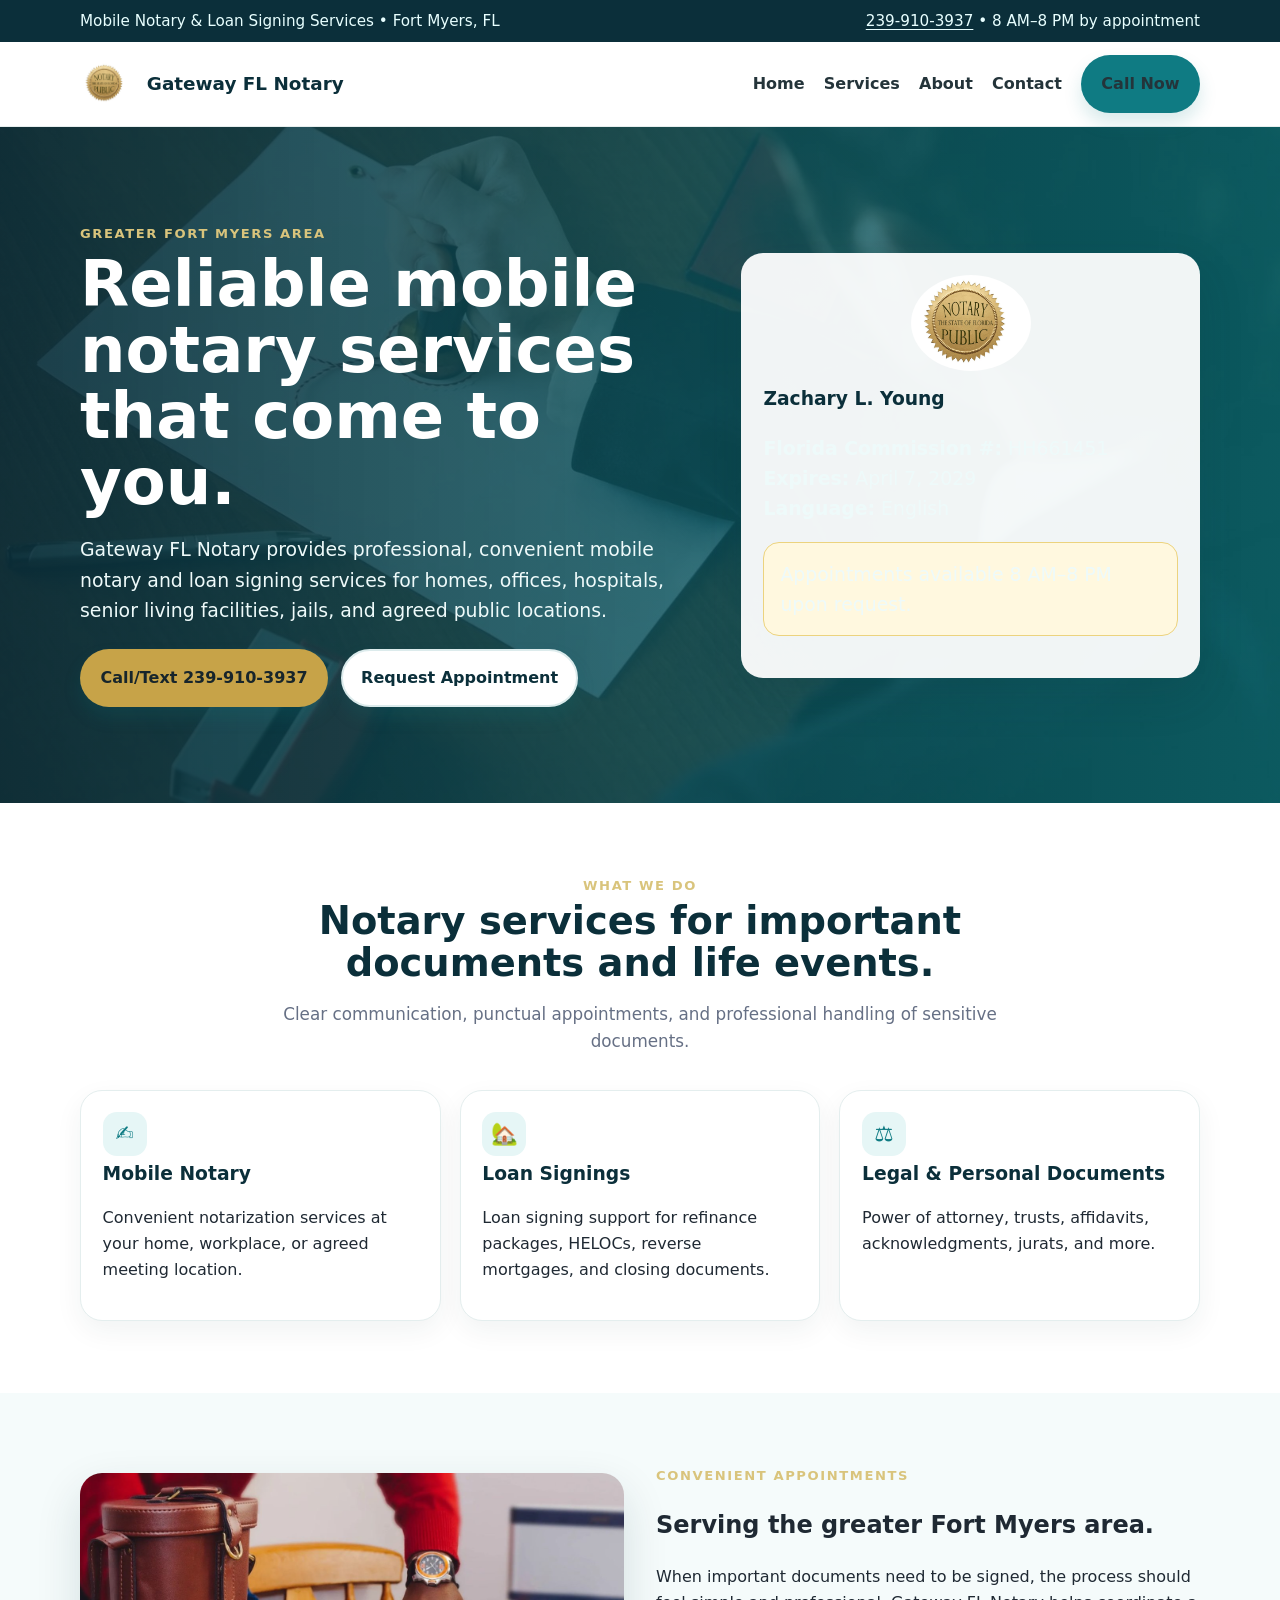
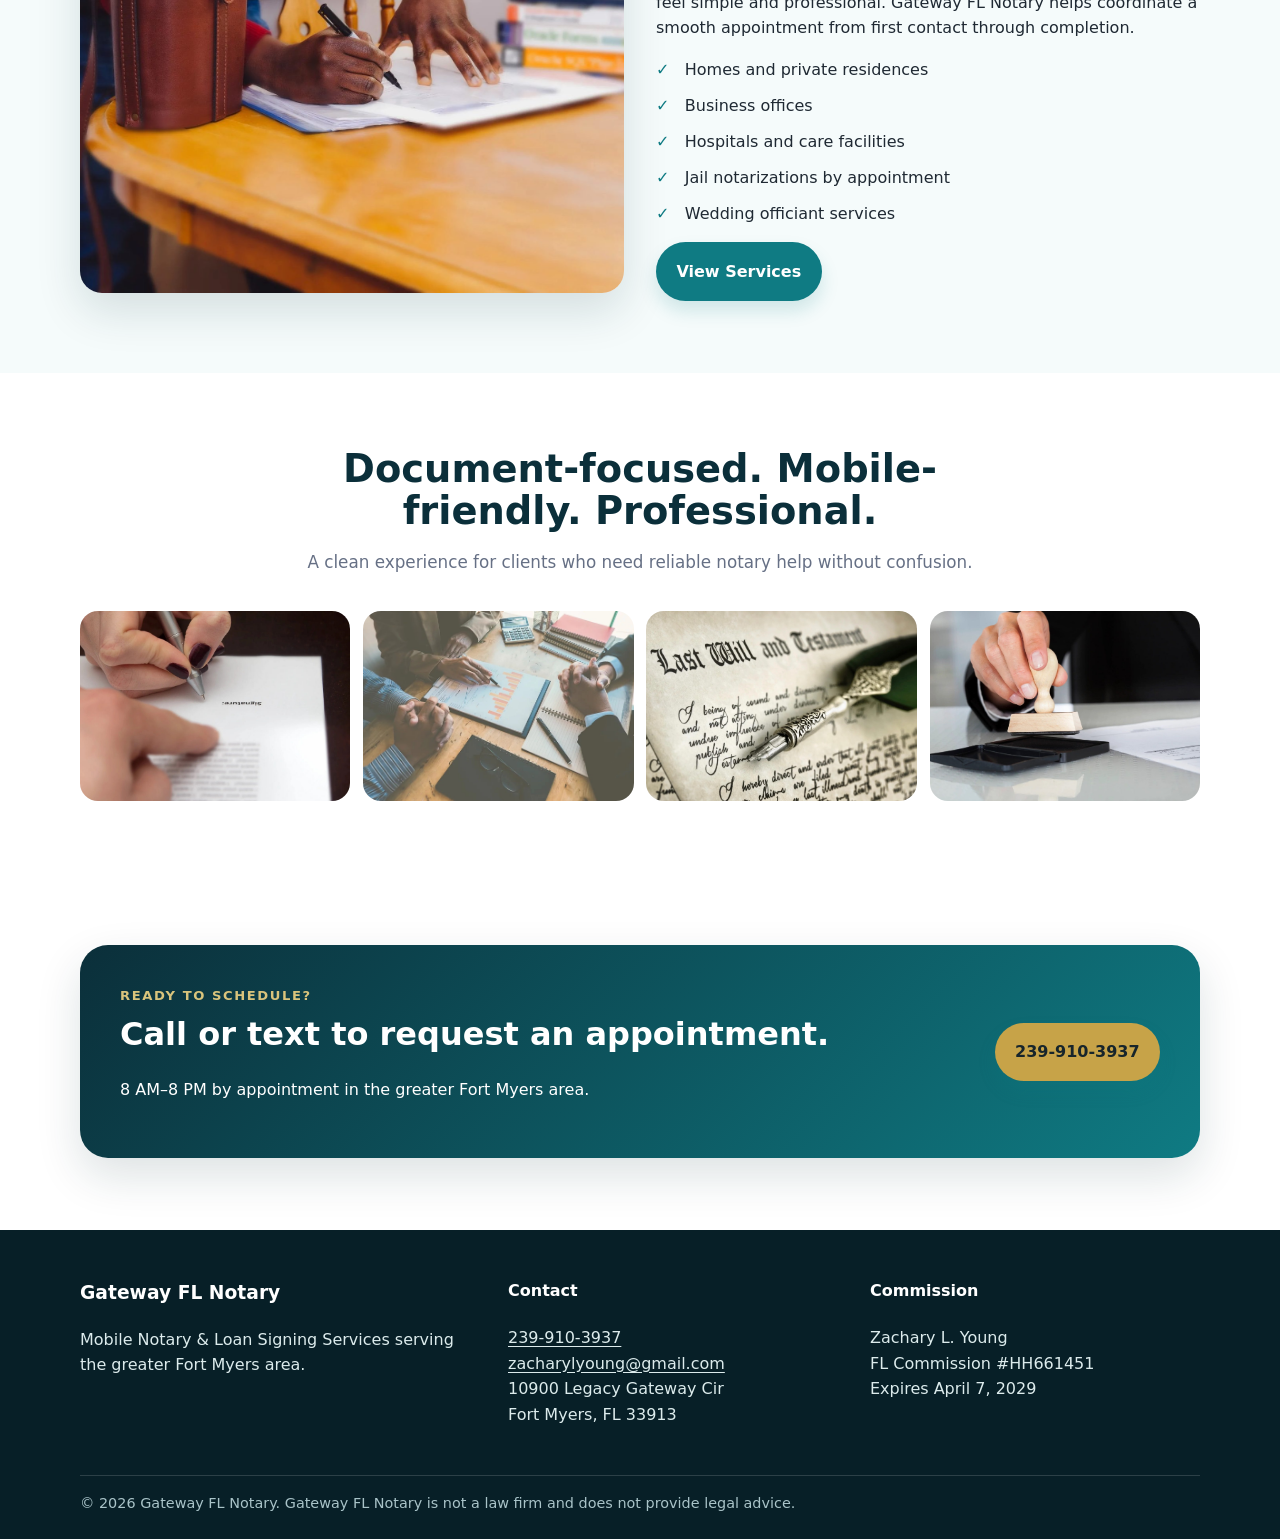
<file: index.html>
<!doctype html>
<html lang="en">
<head>
  <meta charset="utf-8">
  <meta name="viewport" content="width=device-width, initial-scale=1">
  <title>Gateway FL Notary | Mobile Notary & Loan Signing Services in Fort Myers</title>
  <meta name="description" content="Gateway FL Notary provides mobile notary and loan signing services in the greater Fort Myers, Florida area. Call 239-910-3937 for appointments.">
  <link rel="stylesheet" href="css/style.css">
</head>
<body>
  <div class="topbar"><div class="container"><span>Mobile Notary & Loan Signing Services • Fort Myers, FL</span><span><a href="tel:2399103937">239-910-3937</a> • 8 AM–8 PM by appointment</span></div></div>
  <header class="header"><div class="container nav"><a class="brand" href="index.html"><img src="images/notary-logo.jpg" alt="Florida Notary Public seal"><span>Gateway FL Notary</span></a><button class="menu-toggle" aria-label="Open menu">☰</button><nav class="menu"><a href="index.html">Home</a><a href="services.html">Services</a><a href="about.html">About</a><a href="contact.html">Contact</a><a class="btn btn-primary" href="tel:2399103937">Call Now</a></nav></div></header>

  <main>
    <section class="hero"><div class="container hero-grid"><div><div class="eyebrow">Greater Fort Myers Area</div><h1>Reliable mobile notary services that come to you.</h1><p>Gateway FL Notary provides professional, convenient mobile notary and loan signing services for homes, offices, hospitals, senior living facilities, jails, and agreed public locations.</p><div class="hero-actions"><a class="btn btn-gold" href="tel:2399103937">Call/Text 239-910-3937</a><a class="btn btn-secondary" href="contact.html">Request Appointment</a></div></div><aside class="hero-card"><img src="images/notary-logo.jpg" alt="Notary seal"><h3>Zachary L. Young</h3><p><strong>Florida Commission #:</strong> HH661451<br><strong>Expires:</strong> April 7, 2029<br><strong>Language:</strong> English</p><p class="notice">Appointments available 8 AM–8 PM upon request.</p></aside></div></section>

    <section class="section"><div class="container"><div class="section-title"><div class="eyebrow">What We Do</div><h2>Notary services for important documents and life events.</h2><p>Clear communication, punctual appointments, and professional handling of sensitive documents.</p></div><div class="cards"><article class="card"><div class="icon">✍</div><h3>Mobile Notary</h3><p>Convenient notarization services at your home, workplace, or agreed meeting location.</p></article><article class="card"><div class="icon">🏡</div><h3>Loan Signings</h3><p>Loan signing support for refinance packages, HELOCs, reverse mortgages, and closing documents.</p></article><article class="card"><div class="icon">⚖</div><h3>Legal & Personal Documents</h3><p>Power of attorney, trusts, affidavits, acknowledgments, jurats, and more.</p></article></div></div></section>

    <section class="section alt"><div class="container split"><div><img src="images/mobile-notary-signing.jpg" alt="Mobile notary appointment with documents"></div><div><div class="eyebrow">Convenient Appointments</div><h2>Serving the greater Fort Myers area.</h2><p>When important documents need to be signed, the process should feel simple and professional. Gateway FL Notary helps coordinate a smooth appointment from first contact through completion.</p><ul class="checklist"><li>Homes and private residences</li><li>Business offices</li><li>Hospitals and care facilities</li><li>Jail notarizations by appointment</li><li>Wedding officiant services</li></ul><a class="btn btn-primary" href="services.html">View Services</a></div></div></section>

    <section class="section"><div class="container"><div class="section-title"><h2>Document-focused. Mobile-friendly. Professional.</h2><p>A clean experience for clients who need reliable notary help without confusion.</p></div><div class="gallery"><img src="images/signature-closeup.jpg" alt="Signing a document"><img src="images/loan-signing-meeting.jpg" alt="Loan signing meeting"><img src="images/last-will-testament.jpg" alt="Will and testament document"><img src="images/stamp-closeup.jpg" alt="Notary stamp closeup"></div></div></section>

    <section class="section"><div class="container"><div class="cta"><div><div class="eyebrow">Ready to Schedule?</div><h2>Call or text to request an appointment.</h2><p>8 AM–8 PM by appointment in the greater Fort Myers area.</p></div><a class="btn btn-gold" href="tel:2399103937">239-910-3937</a></div></div></section>
  </main>
  <footer class="footer"><div class="container footer-grid"><div><h3>Gateway FL Notary</h3><p>Mobile Notary & Loan Signing Services serving the greater Fort Myers area.</p></div><div><h4>Contact</h4><p><a href="tel:2399103937">239-910-3937</a><br><a href="mailto:zacharylyoung@gmail.com">zacharylyoung@gmail.com</a><br>10900 Legacy Gateway Cir<br>Fort Myers, FL 33913</p></div><div><h4>Commission</h4><p>Zachary L. Young<br>FL Commission #HH661451<br>Expires April 7, 2029</p></div></div><div class="container fine">© <span id="year"></span> Gateway FL Notary. Gateway FL Notary is not a law firm and does not provide legal advice.</div></footer>
  <script src="js/script.js"></script>
</body>
</html>
</file>
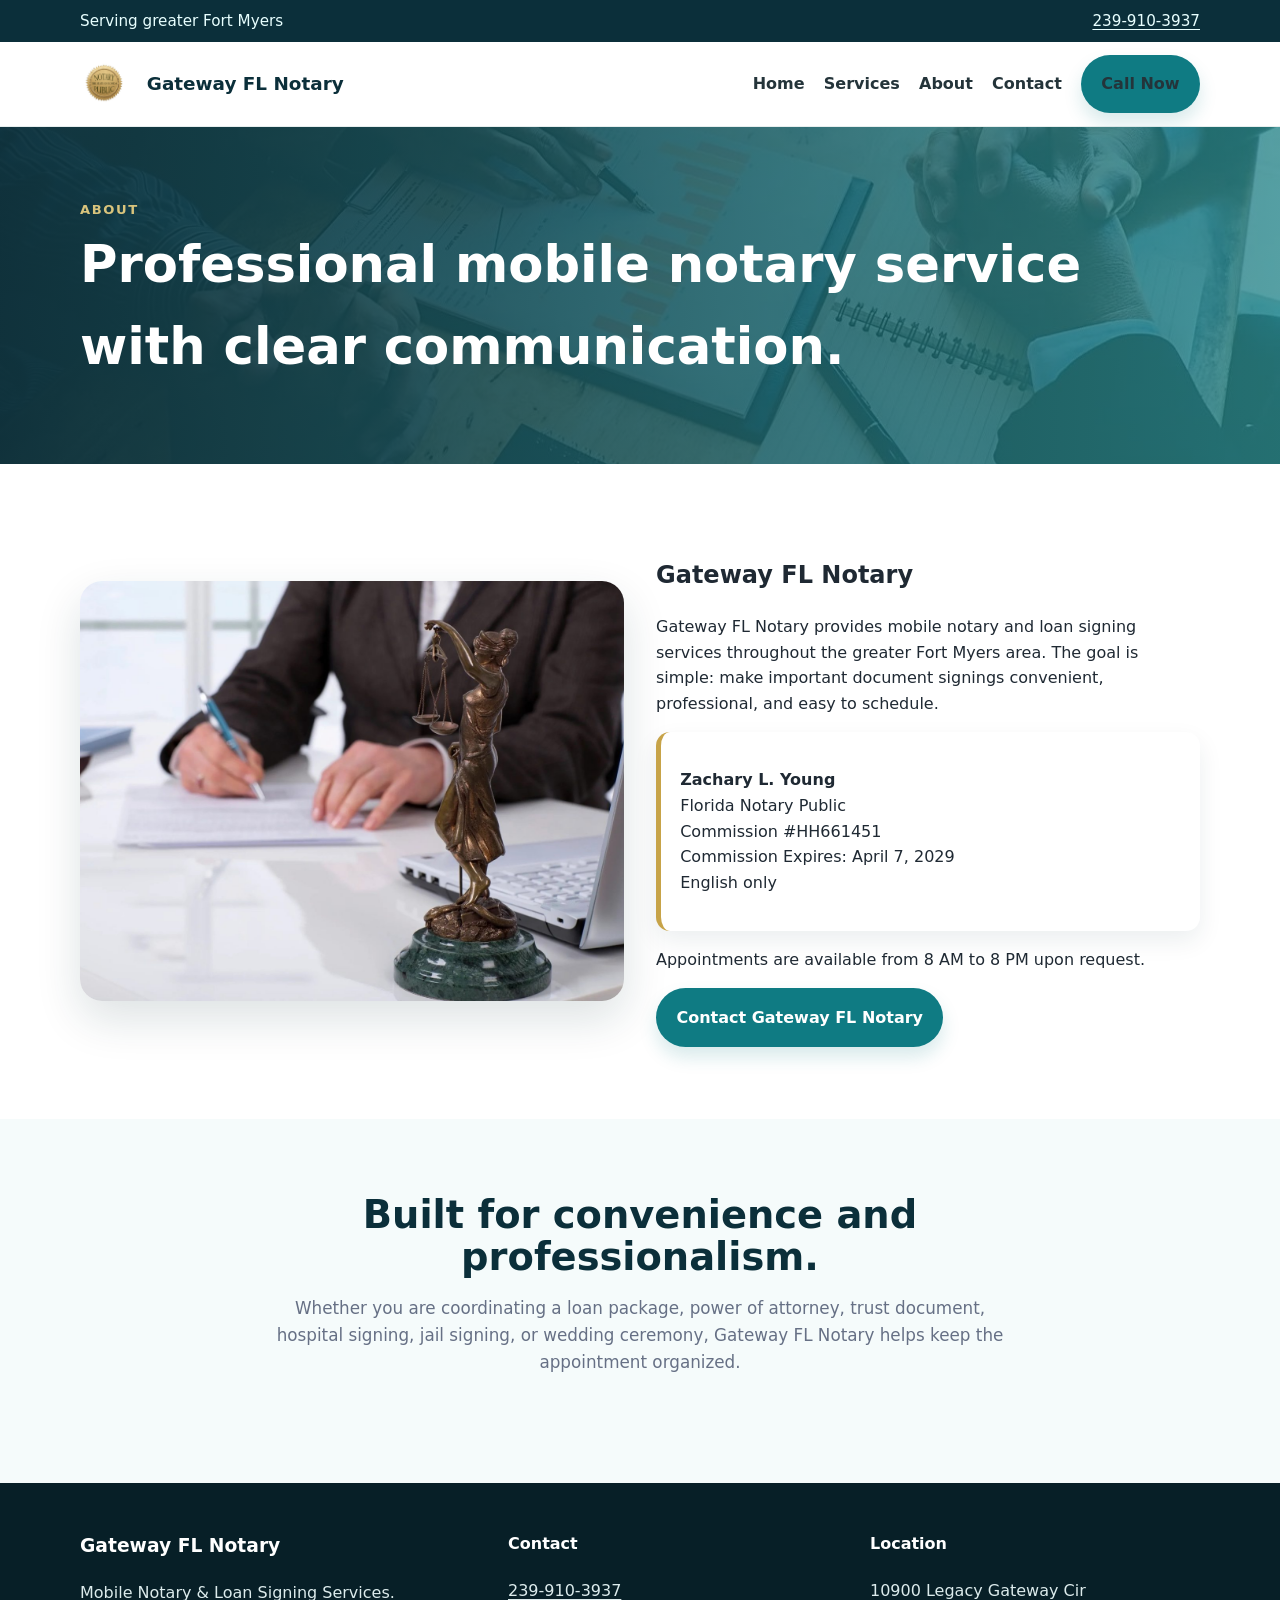
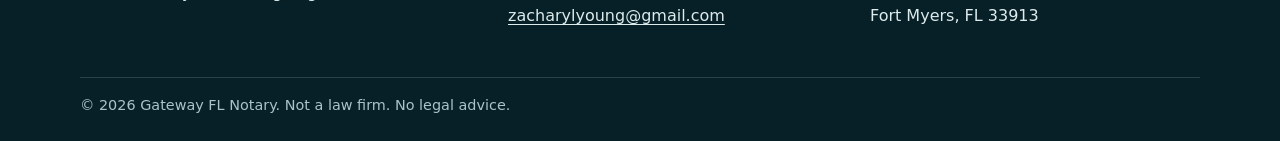
<file: about.html>
<!doctype html><html lang="en"><head><meta charset="utf-8"><meta name="viewport" content="width=device-width, initial-scale=1"><title>About | Gateway FL Notary</title><meta name="description" content="Gateway FL Notary is operated by Zachary L. Young, Florida Notary Public Commission #HH661451."><link rel="stylesheet" href="css/style.css"></head><body>
<div class="topbar"><div class="container"><span>Serving greater Fort Myers</span><span><a href="tel:2399103937">239-910-3937</a></span></div></div><header class="header"><div class="container nav"><a class="brand" href="index.html"><img src="images/notary-logo.jpg" alt="Florida Notary Public seal"><span>Gateway FL Notary</span></a><button class="menu-toggle" aria-label="Open menu">☰</button><nav class="menu"><a href="index.html">Home</a><a href="services.html">Services</a><a href="about.html">About</a><a href="contact.html">Contact</a><a class="btn btn-primary" href="tel:2399103937">Call Now</a></nav></div></header>
<section class="page-hero"><div class="container"><div class="eyebrow">About</div><h1>Professional mobile notary service with clear communication.</h1></div></section>
<main><section class="section"><div class="container split"><div><img src="images/legal-desk.jpg" alt="Legal desk with documents"></div><div><h2>Gateway FL Notary</h2><p>Gateway FL Notary provides mobile notary and loan signing services throughout the greater Fort Myers area. The goal is simple: make important document signings convenient, professional, and easy to schedule.</p><div class="info-box"><p><strong>Zachary L. Young</strong><br>Florida Notary Public<br>Commission #HH661451<br>Commission Expires: April 7, 2029<br>English only</p></div><p>Appointments are available from 8 AM to 8 PM upon request.</p><a class="btn btn-primary" href="contact.html">Contact Gateway FL Notary</a></div></div></section><section class="section alt"><div class="container"><div class="section-title"><h2>Built for convenience and professionalism.</h2><p>Whether you are coordinating a loan package, power of attorney, trust document, hospital signing, jail signing, or wedding ceremony, Gateway FL Notary helps keep the appointment organized.</p></div></div></section></main>
<footer class="footer"><div class="container footer-grid"><div><h3>Gateway FL Notary</h3><p>Mobile Notary & Loan Signing Services.</p></div><div><h4>Contact</h4><p><a href="tel:2399103937">239-910-3937</a><br><a href="mailto:zacharylyoung@gmail.com">zacharylyoung@gmail.com</a></p></div><div><h4>Location</h4><p>10900 Legacy Gateway Cir<br>Fort Myers, FL 33913</p></div></div><div class="container fine">© <span id="year"></span> Gateway FL Notary. Not a law firm. No legal advice.</div></footer><script src="js/script.js"></script></body></html>
</file>
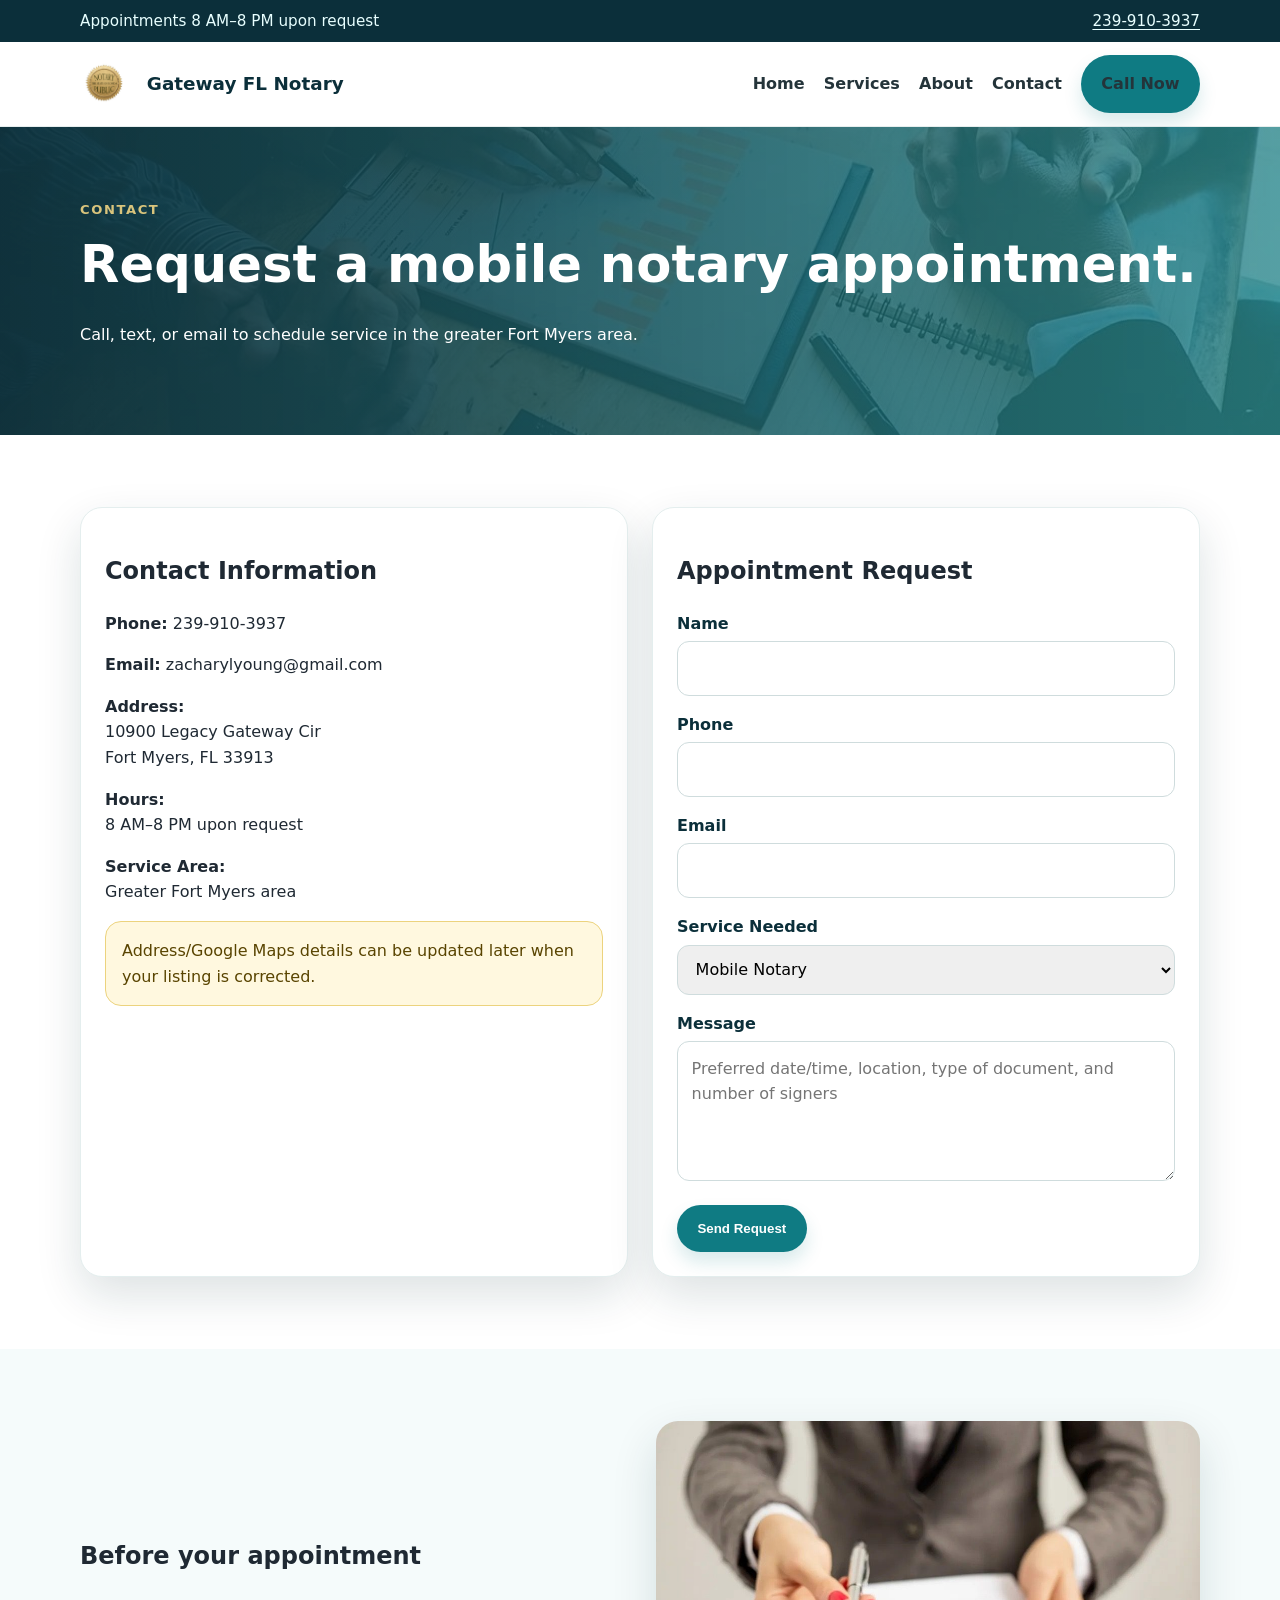
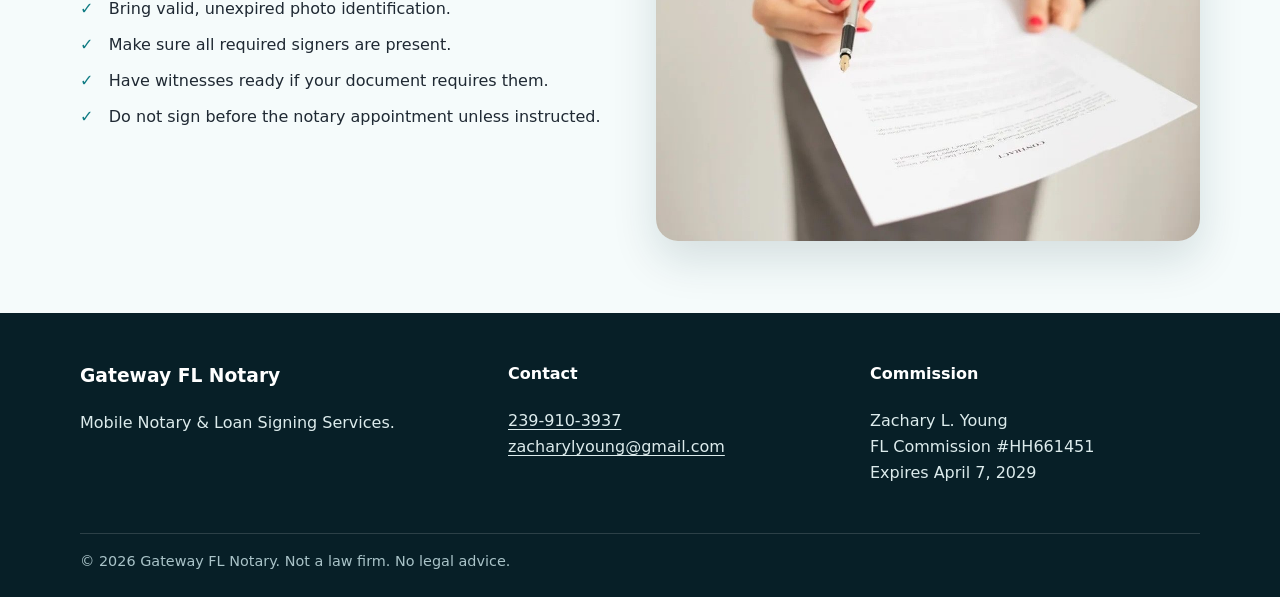
<file: contact.html>
<!doctype html><html lang="en"><head><meta charset="utf-8"><meta name="viewport" content="width=device-width, initial-scale=1"><title>Contact | Gateway FL Notary</title><meta name="description" content="Contact Gateway FL Notary for mobile notary and loan signing appointments in Fort Myers, Florida."><link rel="stylesheet" href="css/style.css"></head><body>
<div class="topbar"><div class="container"><span>Appointments 8 AM–8 PM upon request</span><span><a href="tel:2399103937">239-910-3937</a></span></div></div><header class="header"><div class="container nav"><a class="brand" href="index.html"><img src="images/notary-logo.jpg" alt="Florida Notary Public seal"><span>Gateway FL Notary</span></a><button class="menu-toggle" aria-label="Open menu">☰</button><nav class="menu"><a href="index.html">Home</a><a href="services.html">Services</a><a href="about.html">About</a><a href="contact.html">Contact</a><a class="btn btn-primary" href="tel:2399103937">Call Now</a></nav></div></header>
<section class="page-hero"><div class="container"><div class="eyebrow">Contact</div><h1>Request a mobile notary appointment.</h1><p>Call, text, or email to schedule service in the greater Fort Myers area.</p></div></section>
<main><section class="section"><div class="container contact-grid"><div class="contact-panel"><h2>Contact Information</h2><p><strong>Phone:</strong> <a href="tel:2399103937">239-910-3937</a></p><p><strong>Email:</strong> <a href="mailto:zacharylyoung@gmail.com">zacharylyoung@gmail.com</a></p><p><strong>Address:</strong><br>10900 Legacy Gateway Cir<br>Fort Myers, FL 33913</p><p><strong>Hours:</strong><br>8 AM–8 PM upon request</p><p><strong>Service Area:</strong><br>Greater Fort Myers area</p><p class="notice">Address/Google Maps details can be updated later when your listing is corrected.</p></div><div class="contact-panel"><h2>Appointment Request</h2><form class="form" action="mailto:zacharylyoung@gmail.com" method="post" enctype="text/plain"><label>Name</label><input name="name" required><label>Phone</label><input name="phone" required><label>Email</label><input name="email" type="email"><label>Service Needed</label><select name="service"><option>Mobile Notary</option><option>Loan Signing</option><option>Refinance Package</option><option>HELOC</option><option>Reverse Mortgage</option><option>Power of Attorney</option><option>Trust Documents</option><option>Hospital Notarization</option><option>Jail Notarization</option><option>Wedding Officiant</option><option>Other</option></select><label>Message</label><textarea name="message" placeholder="Preferred date/time, location, type of document, and number of signers"></textarea><button class="btn btn-primary" type="submit">Send Request</button></form></div></div></section><section class="section alt"><div class="container split"><div><h2>Before your appointment</h2><ul class="checklist"><li>Bring valid, unexpired photo identification.</li><li>Make sure all required signers are present.</li><li>Have witnesses ready if your document requires them.</li><li>Do not sign before the notary appointment unless instructed.</li></ul></div><img src="images/document-handoff.jpg" alt="Document handoff"></div></section></main>
<footer class="footer"><div class="container footer-grid"><div><h3>Gateway FL Notary</h3><p>Mobile Notary & Loan Signing Services.</p></div><div><h4>Contact</h4><p><a href="tel:2399103937">239-910-3937</a><br><a href="mailto:zacharylyoung@gmail.com">zacharylyoung@gmail.com</a></p></div><div><h4>Commission</h4><p>Zachary L. Young<br>FL Commission #HH661451<br>Expires April 7, 2029</p></div></div><div class="container fine">© <span id="year"></span> Gateway FL Notary. Not a law firm. No legal advice.</div></footer><script src="js/script.js"></script></body></html>
</file>
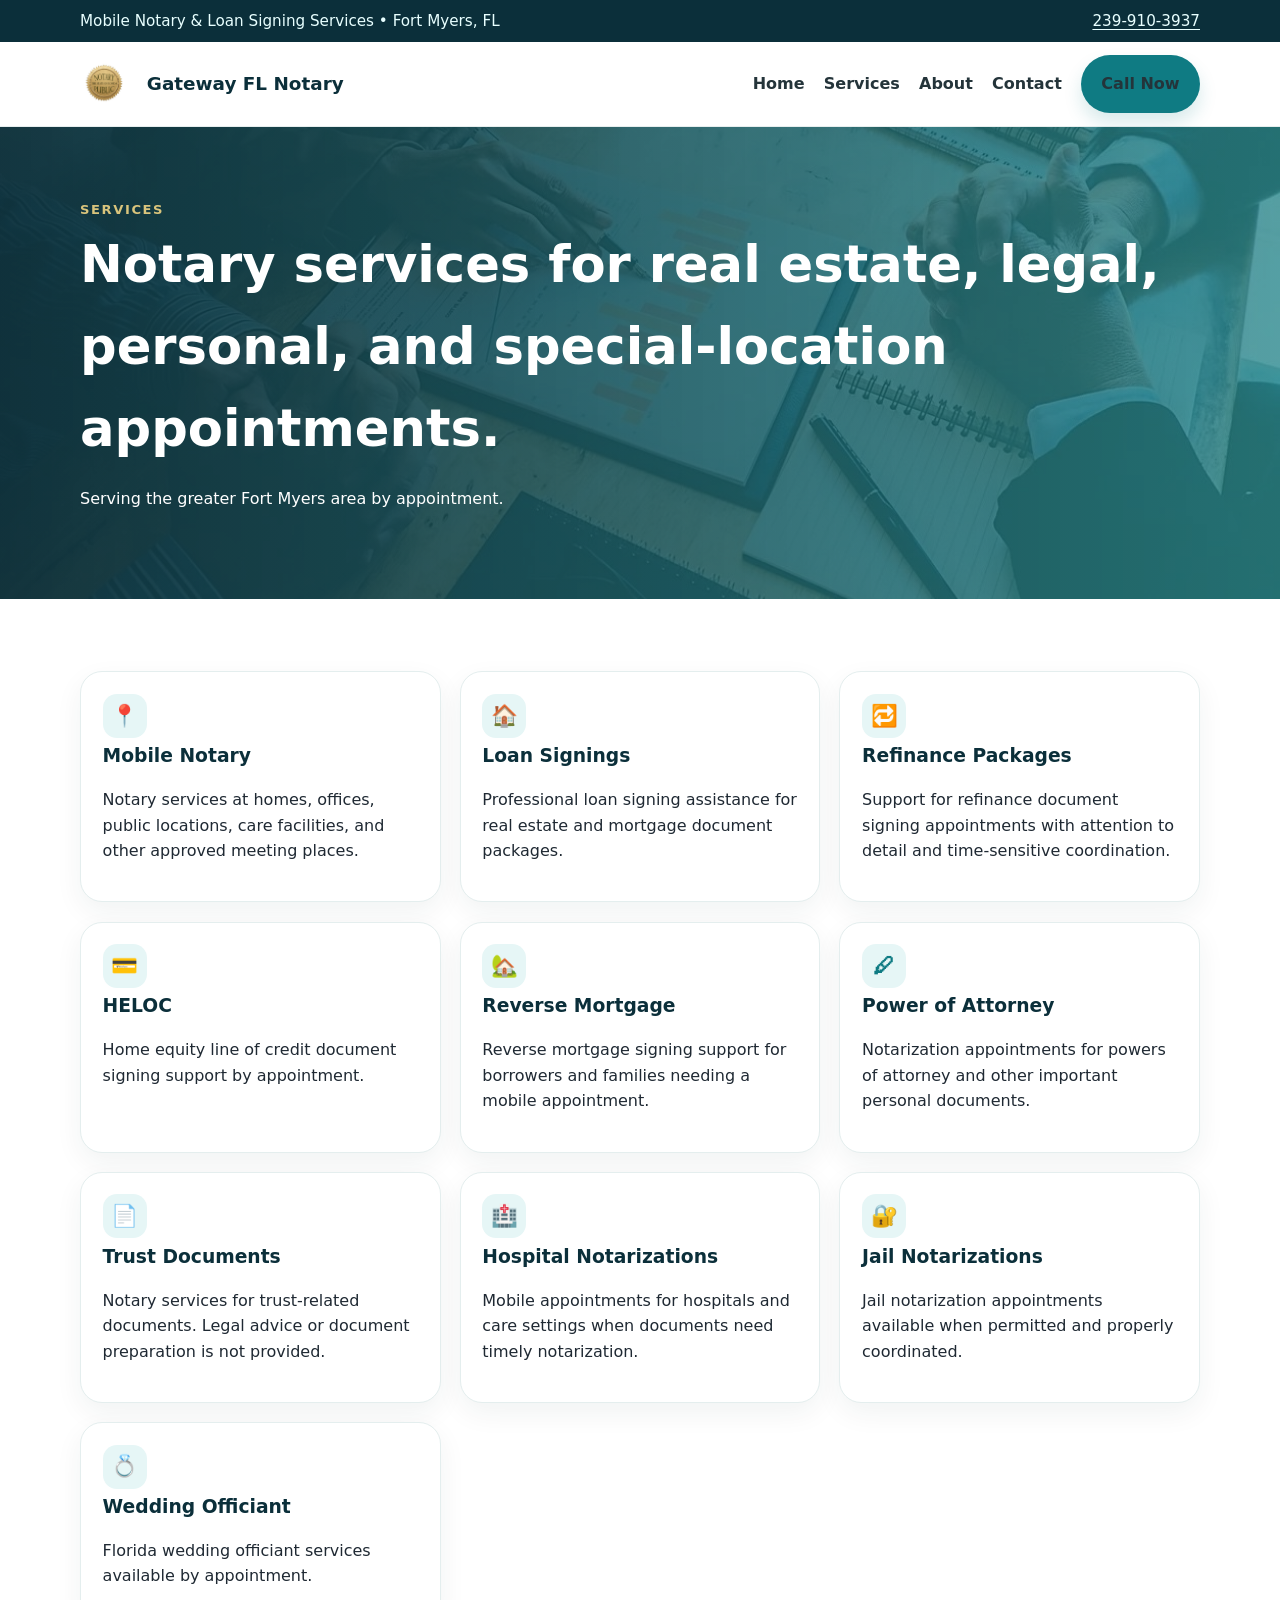
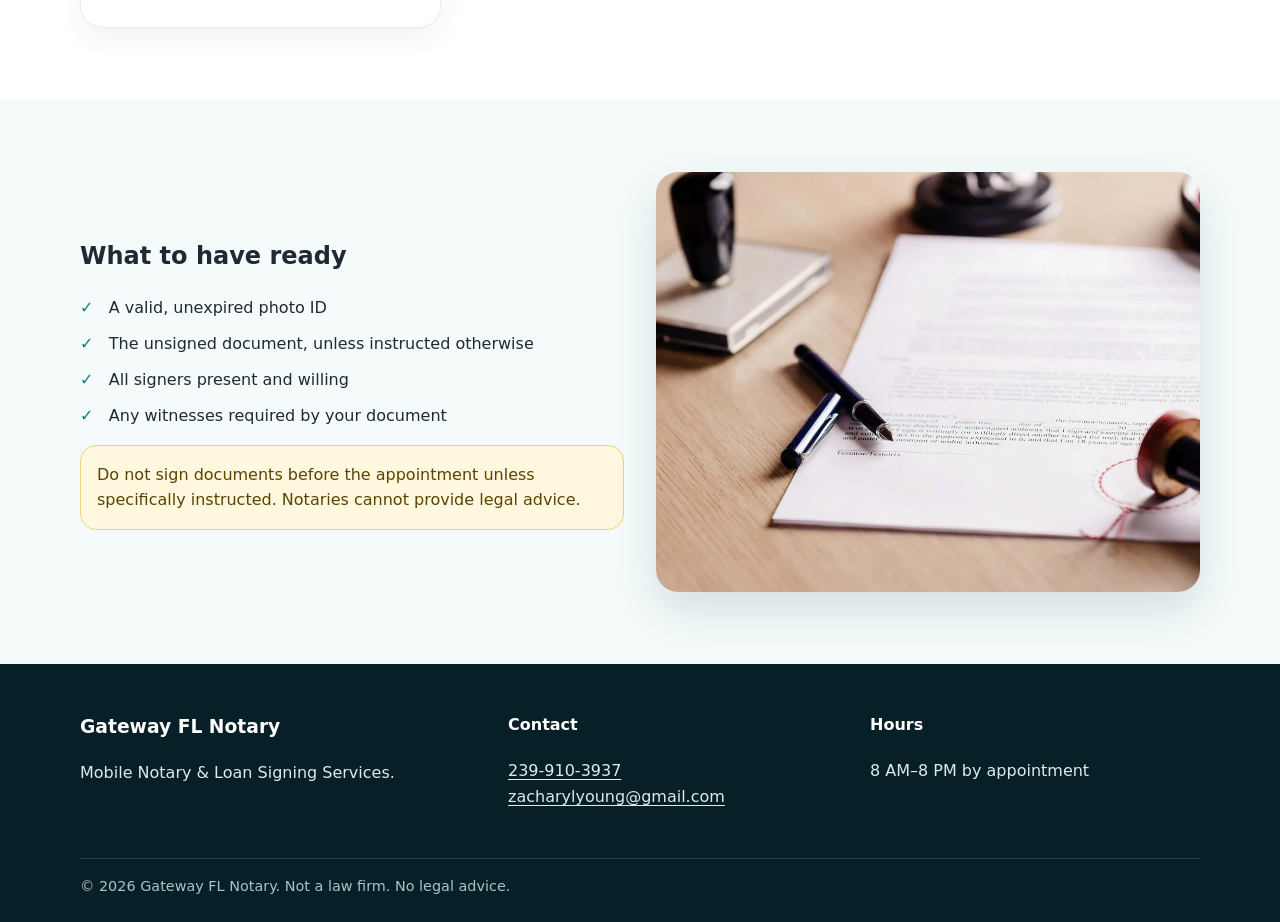
<file: services.html>
<!doctype html><html lang="en"><head><meta charset="utf-8"><meta name="viewport" content="width=device-width, initial-scale=1"><title>Services | Gateway FL Notary</title><meta name="description" content="Mobile notary, loan signing, refinance, HELOC, reverse mortgage, power of attorney, trust documents, hospital, jail, and wedding officiant services."><link rel="stylesheet" href="css/style.css"></head><body>
<div class="topbar"><div class="container"><span>Mobile Notary & Loan Signing Services • Fort Myers, FL</span><span><a href="tel:2399103937">239-910-3937</a></span></div></div><header class="header"><div class="container nav"><a class="brand" href="index.html"><img src="images/notary-logo.jpg" alt="Florida Notary Public seal"><span>Gateway FL Notary</span></a><button class="menu-toggle" aria-label="Open menu">☰</button><nav class="menu"><a href="index.html">Home</a><a href="services.html">Services</a><a href="about.html">About</a><a href="contact.html">Contact</a><a class="btn btn-primary" href="tel:2399103937">Call Now</a></nav></div></header>
<section class="page-hero"><div class="container"><div class="eyebrow">Services</div><h1>Notary services for real estate, legal, personal, and special-location appointments.</h1><p>Serving the greater Fort Myers area by appointment.</p></div></section>
<main><section class="section"><div class="container"><div class="cards"><article class="card"><div class="icon">📍</div><h3>Mobile Notary</h3><p>Notary services at homes, offices, public locations, care facilities, and other approved meeting places.</p></article><article class="card"><div class="icon">🏠</div><h3>Loan Signings</h3><p>Professional loan signing assistance for real estate and mortgage document packages.</p></article><article class="card"><div class="icon">🔁</div><h3>Refinance Packages</h3><p>Support for refinance document signing appointments with attention to detail and time-sensitive coordination.</p></article><article class="card"><div class="icon">💳</div><h3>HELOC</h3><p>Home equity line of credit document signing support by appointment.</p></article><article class="card"><div class="icon">🏡</div><h3>Reverse Mortgage</h3><p>Reverse mortgage signing support for borrowers and families needing a mobile appointment.</p></article><article class="card"><div class="icon">🖊</div><h3>Power of Attorney</h3><p>Notarization appointments for powers of attorney and other important personal documents.</p></article><article class="card"><div class="icon">📄</div><h3>Trust Documents</h3><p>Notary services for trust-related documents. Legal advice or document preparation is not provided.</p></article><article class="card"><div class="icon">🏥</div><h3>Hospital Notarizations</h3><p>Mobile appointments for hospitals and care settings when documents need timely notarization.</p></article><article class="card"><div class="icon">🔐</div><h3>Jail Notarizations</h3><p>Jail notarization appointments available when permitted and properly coordinated.</p></article><article class="card"><div class="icon">💍</div><h3>Wedding Officiant</h3><p>Florida wedding officiant services available by appointment.</p></article></div></div></section><section class="section alt"><div class="container split"><div><h2>What to have ready</h2><ul class="checklist"><li>A valid, unexpired photo ID</li><li>The unsigned document, unless instructed otherwise</li><li>All signers present and willing</li><li>Any witnesses required by your document</li></ul><p class="notice">Do not sign documents before the appointment unless specifically instructed. Notaries cannot provide legal advice.</p></div><img src="images/notary-seal-document.jpg" alt="Notary seal and document"></div></section></main>
<footer class="footer"><div class="container footer-grid"><div><h3>Gateway FL Notary</h3><p>Mobile Notary & Loan Signing Services.</p></div><div><h4>Contact</h4><p><a href="tel:2399103937">239-910-3937</a><br><a href="mailto:zacharylyoung@gmail.com">zacharylyoung@gmail.com</a></p></div><div><h4>Hours</h4><p>8 AM–8 PM by appointment</p></div></div><div class="container fine">© <span id="year"></span> Gateway FL Notary. Not a law firm. No legal advice.</div></footer><script src="js/script.js"></script></body></html>
</file>
<file: css/style.css>
:root{
  --navy:#0b2f3a;
  --teal:#0f7b83;
  --light:#f5fbfb;
  --gold:#c7a348;
  --ink:#1f2933;
  --muted:#667085;
  --white:#fff;
  --shadow:0 18px 45px rgba(11,47,58,.14);
  --radius:22px;
}
*{box-sizing:border-box}
body{margin:0;font-family:Inter,system-ui,-apple-system,Segoe UI,Arial,sans-serif;color:var(--ink);background:#fff;line-height:1.6}
a{color:inherit;text-decoration:none} img{max-width:100%;display:block}
.container{width:min(1120px,92%);margin:auto}.topbar{background:var(--navy);color:#e8ffff;font-size:.95rem}.topbar .container{display:flex;justify-content:space-between;gap:1rem;padding:.55rem 0;flex-wrap:wrap}.topbar a{text-decoration:underline;text-underline-offset:3px}
.header{position:sticky;top:0;z-index:50;background:rgba(255,255,255,.94);backdrop-filter:blur(12px);border-bottom:1px solid #e7eeee}.nav{display:flex;align-items:center;justify-content:space-between;padding:.8rem 0}.brand{display:flex;align-items:center;gap:.8rem;font-weight:800;color:var(--navy);font-size:1.15rem}.brand img{width:54px;height:54px;object-fit:contain;border-radius:50%}.menu{display:flex;gap:1.2rem;align-items:center}.menu a{font-weight:650;color:#24343a}.menu a:hover{color:var(--teal)}.menu-toggle{display:none;border:0;background:var(--navy);color:#fff;border-radius:10px;padding:.55rem .8rem;font-size:1.1rem}
.btn{display:inline-flex;align-items:center;justify-content:center;padding:.9rem 1.15rem;border-radius:999px;font-weight:800;border:2px solid transparent;box-shadow:0 10px 18px rgba(15,123,131,.16)}.btn-primary{background:var(--teal);color:#fff}.btn-primary:hover{background:#0b6870}.btn-secondary{background:#fff;color:var(--navy);border-color:#dcebec}.btn-gold{background:var(--gold);color:#17252b}
.hero{background:linear-gradient(90deg,rgba(11,47,58,.92),rgba(15,123,131,.72)),url('../images/notary-stamp-desk.jpg') center/cover; color:#fff;padding:6rem 0}.hero-grid{display:grid;grid-template-columns:1.15fr .85fr;gap:2.5rem;align-items:center}.eyebrow{color:#d9c47c;text-transform:uppercase;letter-spacing:.12em;font-weight:900;font-size:.82rem}.hero h1{font-size:clamp(2.25rem,5vw,4.6rem);line-height:1.03;margin:.5rem 0 1rem}.hero p{font-size:1.18rem;max-width:680px;color:#eefafa}.hero-card{background:rgba(255,255,255,.94);color:var(--ink);border-radius:var(--radius);padding:1.4rem;box-shadow:var(--shadow)}.hero-card img{width:120px;margin:auto;border-radius:50%}.hero-card h3{color:var(--navy);margin:.8rem 0 .35rem}.hero-actions{display:flex;gap:.8rem;flex-wrap:wrap;margin-top:1.5rem}
.section{padding:4.5rem 0}.section.alt{background:var(--light)}.section-title{max-width:760px;margin:0 auto 2.2rem;text-align:center}.section-title h2{font-size:clamp(1.8rem,3vw,2.8rem);line-height:1.1;color:var(--navy);margin:.2rem 0}.section-title p{color:var(--muted);font-size:1.05rem}.cards{display:grid;grid-template-columns:repeat(3,1fr);gap:1.2rem}.card{background:#fff;border:1px solid #e4eeee;border-radius:var(--radius);padding:1.35rem;box-shadow:0 10px 28px rgba(11,47,58,.06)}.card h3{margin:.2rem 0 .5rem;color:var(--navy)}.icon{width:44px;height:44px;border-radius:14px;background:#e6f6f6;color:var(--teal);display:flex;align-items:center;justify-content:center;font-size:1.35rem;font-weight:900}.split{display:grid;grid-template-columns:1fr 1fr;gap:2rem;align-items:center}.split img{border-radius:var(--radius);box-shadow:var(--shadow);height:420px;width:100%;object-fit:cover}.checklist{padding:0;list-style:none}.checklist li{margin:.65rem 0;padding-left:1.8rem;position:relative}.checklist li:before{content:'✓';position:absolute;left:0;color:var(--teal);font-weight:900}.info-box{background:#fff;border-left:5px solid var(--gold);padding:1.2rem;border-radius:14px;box-shadow:0 10px 25px rgba(11,47,58,.08)}
.gallery{display:grid;grid-template-columns:repeat(4,1fr);gap:.8rem}.gallery img{height:190px;width:100%;object-fit:cover;border-radius:18px}.cta{background:linear-gradient(135deg,var(--navy),var(--teal));color:#fff;border-radius:28px;padding:2.5rem;display:flex;justify-content:space-between;gap:1.5rem;align-items:center;box-shadow:var(--shadow)}.cta h2{margin:.2rem 0;font-size:2rem}.footer{background:#071f27;color:#dcebec;padding:3rem 0 1.5rem}.footer-grid{display:grid;grid-template-columns:1.2fr 1fr 1fr;gap:2rem}.footer h3,.footer h4{color:#fff;margin-top:0}.footer a{text-decoration:underline;text-underline-offset:3px}.fine{border-top:1px solid rgba(255,255,255,.15);margin-top:2rem;padding-top:1rem;color:#a9c3c8;font-size:.9rem}.page-hero{background:linear-gradient(90deg,rgba(11,47,58,.94),rgba(15,123,131,.7)),url('../images/loan-signing-meeting.jpg') center/cover;color:#fff;padding:4.5rem 0}.page-hero h1{font-size:clamp(2.1rem,4vw,3.8rem);margin:.25rem 0}.contact-grid{display:grid;grid-template-columns:1fr 1fr;gap:1.5rem}.contact-panel{background:#fff;border:1px solid #e4eeee;border-radius:var(--radius);padding:1.5rem;box-shadow:var(--shadow)}.form label{font-weight:750;color:var(--navy)}.form input,.form textarea,.form select{width:100%;padding:.85rem;border:1px solid #cfdcdd;border-radius:12px;margin:.3rem 0 1rem;font:inherit}.form textarea{min-height:140px}.notice{background:#fff8df;border:1px solid #ecd37e;border-radius:16px;padding:1rem;color:#594400}
@media (max-width:850px){.menu{display:none;position:absolute;top:74px;left:0;right:0;background:#fff;flex-direction:column;padding:1rem;border-bottom:1px solid #e7eeee}.menu.open{display:flex}.menu-toggle{display:block}.hero-grid,.split,.contact-grid,.footer-grid{grid-template-columns:1fr}.cards{grid-template-columns:1fr}.gallery{grid-template-columns:repeat(2,1fr)}.hero{padding:4rem 0}.cta{flex-direction:column;align-items:flex-start}.topbar .container{display:block}.topbar span{display:block;margin:.15rem 0}}
</file>
